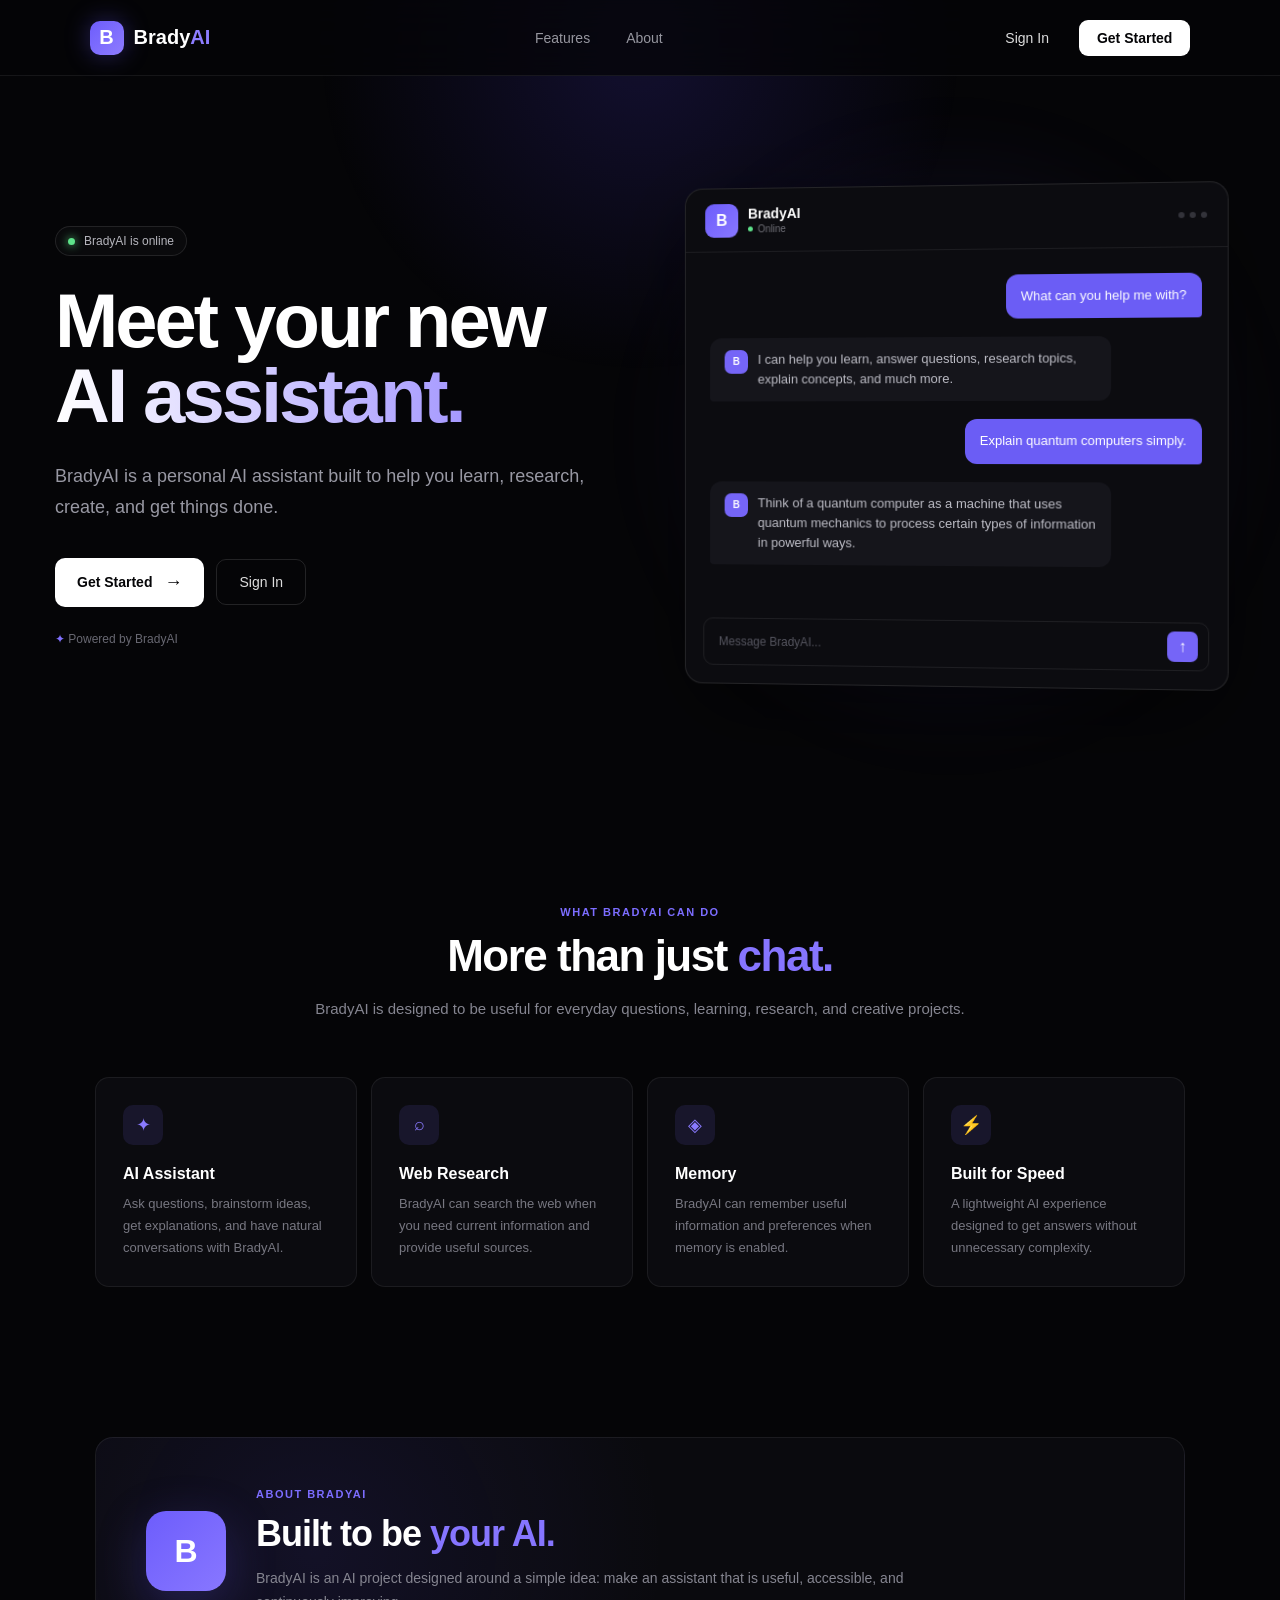
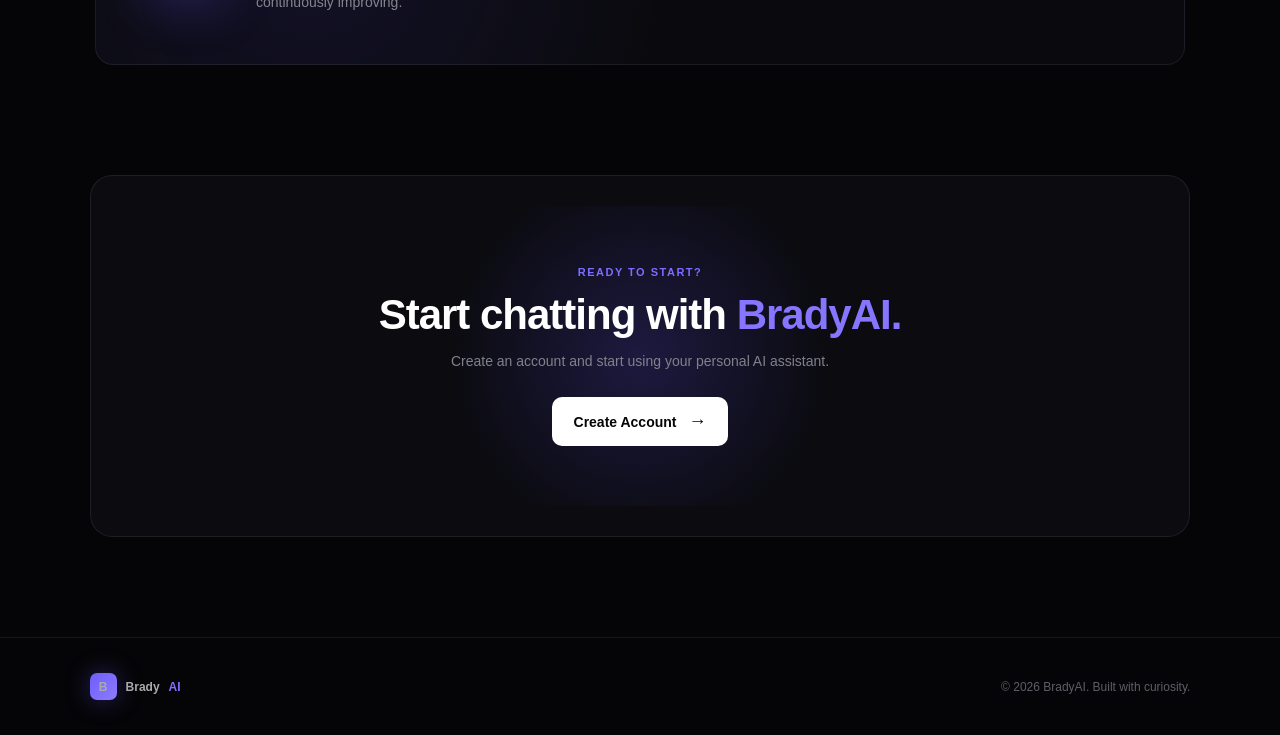
<file: index.html>
<!DOCTYPE html>
<html lang="en">
<head>
    <meta charset="UTF-8">
    <meta name="viewport" content="width=device-width, initial-scale=1.0">

    <title>BradyAI — Your AI Assistant</title>

    <link rel="icon" type="image/png" href="{{ url_for('static', filename='bradyai.png') }}">

    <link rel="stylesheet" href="/static/landing.css">

    <!-- Clerk -->
    <script
      defer
      crossorigin="anonymous"
      src="https://shining-insect-593.clerk.accounts.dev/npm/@clerk/ui@1/dist/ui.browser.js"
      type="text/javascript">
    </script>

    <script
      defer
      crossorigin="anonymous"
      data-clerk-publishable-key="pk_test_c2hpbmluZy1pbnNlY3QtNTkzLmNsZXJrLmFjY291bnRzLmRldiQ"
      src="https://shining-insect-593.clerk.accounts.dev/npm/@clerk/clerk-js@6/dist/clerk.browser.js">
    </script>
</head>

<body>

    <!-- ================= NAVBAR ================= -->

    <header class="navbar">

        <a href="/" class="logo">
            <div class="logo-icon">B</div>
            <span>Brady<span class="logo-ai">AI</span></span>
        </a>

        <nav class="nav-links">
            <a href="#features">Features</a>
            <a href="#about">About</a>
        </nav>

        <div class="nav-buttons">
            <a href="/sign-in" class="login-btn">Sign In</a>
            <a href="/sign-up" class="signup-btn">Get Started</a>
        </div>

    </header>


    <!-- ================= HERO ================= -->

    <main>

        <section class="hero">

            <div class="hero-content">

                <div class="badge">
                    <span class="status-dot"></span>
                    BradyAI is online
                </div>

                <h1>
                    Meet your new
                    <span>AI assistant.</span>
                </h1>

                <p>
                    BradyAI is a personal AI assistant built to help you
                    learn, research, create, and get things done.
                </p>

                <div class="hero-buttons">

                    <a href="/sign-up" class="primary-btn">
                        Get Started
                        <span>→</span>
                    </a>

                    <a href="/sign-in" class="secondary-btn">
                        Sign In
                    </a>

                </div>

                <div class="hero-note">
                    <span>✦</span>
                    Powered by BradyAI
                </div>

            </div>


            <!-- AI PREVIEW -->

            <div class="ai-preview">

                <div class="preview-glow"></div>

                <div class="chat-window">

                    <div class="chat-header">

                        <div class="chat-brand">
                            <div class="mini-logo">B</div>

                            <div>
                                <strong>BradyAI</strong>
                                <small>
                                    <span class="online-dot"></span>
                                    Online
                                </small>
                            </div>
                        </div>

                        <div class="window-dots">
                            <span></span>
                            <span></span>
                            <span></span>
                        </div>

                    </div>


                    <div class="messages">

                        <div class="message user-message">
                            What can you help me with?
                        </div>

                        <div class="message ai-message">

                            <div class="ai-avatar">B</div>

                            <div>
                                I can help you learn, answer questions,
                                research topics, explain concepts, and much more.
                            </div>

                        </div>

                        <div class="message user-message">
                            Explain quantum computers simply.
                        </div>

                        <div class="message ai-message">

                            <div class="ai-avatar">B</div>

                            <div>
                                Think of a quantum computer as a machine
                                that uses quantum mechanics to process
                                certain types of information in powerful ways.
                            </div>

                        </div>

                    </div>


                    <div class="fake-input">
                        <span>Message BradyAI...</span>
                        <button>↑</button>
                    </div>

                </div>

            </div>

        </section>


        <!-- ================= FEATURES ================= -->

        <section class="features" id="features">

            <div class="section-heading">

                <div class="small-label">
                    WHAT BRADYAI CAN DO
                </div>

                <h2>
                    More than just
                    <span>chat.</span>
                </h2>

                <p>
                    BradyAI is designed to be useful for everyday questions,
                    learning, research, and creative projects.
                </p>

            </div>


            <div class="feature-grid">

                <div class="feature-card">

                    <div class="feature-icon">✦</div>

                    <h3>AI Assistant</h3>

                    <p>
                        Ask questions, brainstorm ideas, get explanations,
                        and have natural conversations with BradyAI.
                    </p>

                </div>


                <div class="feature-card">

                    <div class="feature-icon">⌕</div>

                    <h3>Web Research</h3>

                    <p>
                        BradyAI can search the web when you need current
                        information and provide useful sources.
                    </p>

                </div>


                <div class="feature-card">

                    <div class="feature-icon">◈</div>

                    <h3>Memory</h3>

                    <p>
                        BradyAI can remember useful information and
                        preferences when memory is enabled.
                    </p>

                </div>


                <div class="feature-card">

                    <div class="feature-icon">⚡</div>

                    <h3>Built for Speed</h3>

                    <p>
                        A lightweight AI experience designed to get
                        answers without unnecessary complexity.
                    </p>

                </div>

            </div>

        </section>


        <!-- ================= ABOUT ================= -->

        <section class="about" id="about">

            <div class="about-card">

                <div class="about-icon">
                    B
                </div>

                <div>

                    <div class="small-label">
                        ABOUT BRADYAI
                    </div>

                    <h2>
                        Built to be
                        <span>your AI.</span>
                    </h2>

                    <p>
                        BradyAI is an AI project designed around a simple idea:
                        make an assistant that is useful, accessible, and
                        continuously improving.
                    </p>

                </div>

            </div>

        </section>


        <!-- ================= CTA ================= -->

        <section class="cta">

            <div class="cta-glow"></div>

            <div class="cta-content">

                <div class="small-label">
                    READY TO START?
                </div>

                <h2>
                    Start chatting with
                    <span>BradyAI.</span>
                </h2>

                <p>
                    Create an account and start using your personal AI assistant.
                </p>

                <a href="/sign-up" class="primary-btn">
                    Create Account
                    <span>→</span>
                </a>

            </div>

        </section>

    </main>


    <!-- ================= FOOTER ================= -->

    <footer>

        <div class="footer-logo">
            <div class="logo-icon">B</div>
            Brady<span>AI</span>
        </div>

        <p>
            © 2026 BradyAI. Built with curiosity.
        </p>

    </footer>


</body>
</html>
</file>
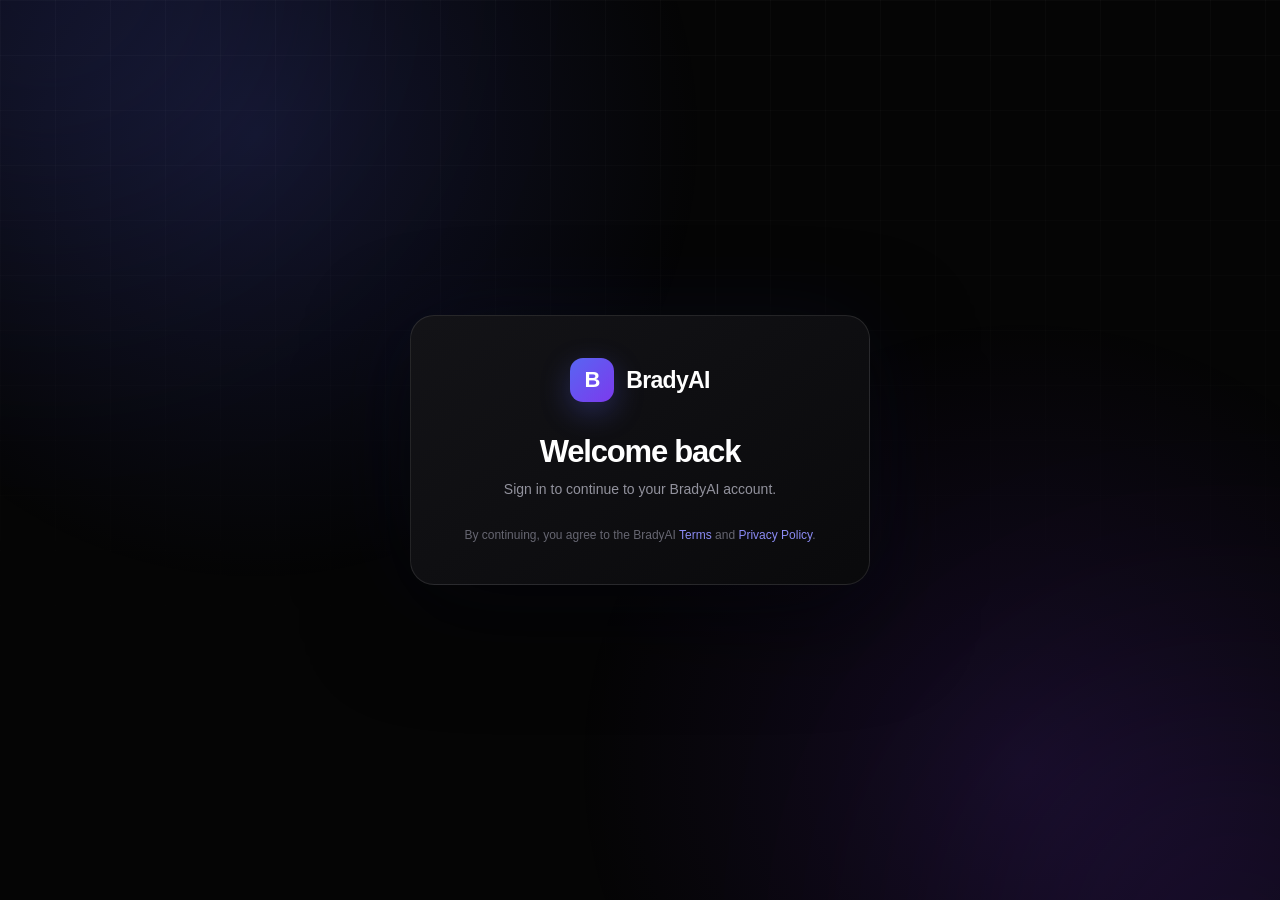
<file: templates/sign-in.html>
<!DOCTYPE html>
<html lang="en">

<head>
    <meta charset="UTF-8">
    <meta name="viewport" content="width=device-width, initial-scale=1.0">

    <title>Sign In — BradyAI</title>

    <link rel="icon" type="image/png" href="{{ url_for('static', filename='bradyai.png') }}">

    <!-- Clerk UI -->
    <script
        defer
        crossorigin="anonymous"
        src="https://shining-insect-593.clerk.accounts.dev/npm/@clerk/ui@1/dist/ui.browser.js"
        type="text/javascript">
    </script>

    <!-- Clerk JS -->
    <script
        defer
        crossorigin="anonymous"
        data-clerk-publishable-key="pk_test_c2hpbmluZy1pbnNlY3QtNTkzLmNsZXJrLmFjY291bnRzLmRldiQ"
        src="https://shining-insect-593.clerk.accounts.dev/npm/@clerk/clerk-js@6/dist/clerk.browser.js"
        type="text/javascript">
    </script>

    <style>

        * {
            box-sizing: border-box;
            margin: 0;
            padding: 0;
        }

        html,
        body {
            width: 100%;
            min-height: 100%;
        }

        body {
            font-family:
                Inter,
                -apple-system,
                BlinkMacSystemFont,
                "Segoe UI",
                Arial,
                sans-serif;

            background: #050505;
            color: #ffffff;

            min-height: 100vh;
            overflow-x: hidden;
        }

        /* =========================================
           BACKGROUND
        ========================================= */

        .background {
            position: fixed;
            inset: 0;
            z-index: 0;
            overflow: hidden;
            pointer-events: none;
        }

        .background::before {
            content: "";
            position: absolute;
            inset: 0;

            background:
                radial-gradient(
                    circle at 20% 15%,
                    rgba(88, 101, 242, 0.15),
                    transparent 35%
                ),

                radial-gradient(
                    circle at 80% 85%,
                    rgba(124, 58, 237, 0.12),
                    transparent 35%
                );

            pointer-events: none;
        }

        .glow {
            position: absolute;

            width: 500px;
            height: 500px;

            border-radius: 50%;

            filter: blur(140px);

            opacity: 0.14;
        }

        .glow.one {
            background: #5865f2;

            top: -280px;
            left: -200px;
        }

        .glow.two {
            background: #7c3aed;

            bottom: -300px;
            right: -200px;
        }

        /* =========================================
           GRID
        ========================================= */

        .grid {
            position: absolute;
            inset: 0;

            background-image:
                linear-gradient(
                    rgba(255,255,255,0.025) 1px,
                    transparent 1px
                ),
                linear-gradient(
                    90deg,
                    rgba(255,255,255,0.025) 1px,
                    transparent 1px
                );

            background-size: 55px 55px;

            mask-image: linear-gradient(
                to bottom,
                black,
                transparent 80%
            );
        }

        /* =========================================
           PAGE
        ========================================= */

        .page {
            position: relative;
            z-index: 1;

            min-height: 100vh;

            display: flex;
            align-items: center;
            justify-content: center;

            padding: 40px 20px;
        }

        /* =========================================
           CARD
        ========================================= */

        .card {
            width: 100%;
            max-width: 460px;

            padding: 42px;

            background:
                linear-gradient(
                    145deg,
                    rgba(20,20,24,0.96),
                    rgba(10,10,12,0.96)
                );

            border:
                1px solid rgba(255,255,255,0.10);

            border-radius: 24px;

            box-shadow:
                0 30px 100px rgba(0,0,0,0.60),
                0 0 100px rgba(88,101,242,0.07);

            backdrop-filter: blur(30px);

            animation: cardIn 0.5s ease;
        }

        @keyframes cardIn {

            from {
                opacity: 0;
                transform: translateY(15px) scale(0.98);
            }

            to {
                opacity: 1;
                transform: translateY(0) scale(1);
            }

        }

        /* =========================================
           BRAND
        ========================================= */

        .brand {
            display: flex;
            align-items: center;
            justify-content: center;

            gap: 12px;

            margin-bottom: 32px;
        }

        .brand-logo {
            width: 44px;
            height: 44px;

            display: flex;
            align-items: center;
            justify-content: center;

            border-radius: 13px;

            background:
                linear-gradient(
                    135deg,
                    #5865f2,
                    #7c3aed
                );

            font-size: 22px;
            font-weight: 800;

            box-shadow:
                0 10px 30px rgba(88,101,242,0.30);
        }

        .brand-name {
            font-size: 23px;
            font-weight: 700;

            letter-spacing: -0.7px;
        }

        /* =========================================
           HEADER
        ========================================= */

        .header {
            text-align: center;

            margin-bottom: 28px;
        }

        .header h1 {
            font-size: 31px;
            font-weight: 700;

            letter-spacing: -1.2px;

            margin-bottom: 9px;
        }

        .header p {
            color: #92929d;

            font-size: 14px;
            line-height: 1.5;
        }

        /* =========================================
           CLERK
        ========================================= */

        #clerk-sign-in {
            width: 100%;
        }

        /* =========================================
           FOOTER
        ========================================= */

        .footer {
            margin-top: 25px;

            text-align: center;

            color: #666671;

            font-size: 12px;
        }

        .footer a {
            color: #8b8bf4;

            text-decoration: none;
        }

        .footer a:hover {
            text-decoration: underline;
        }

        /* =========================================
           MOBILE
        ========================================= */

        @media (max-width: 520px) {

            .page {
                padding: 20px 14px;
            }

            .card {
                padding: 30px 20px;

                border-radius: 20px;
            }

            .header h1 {
                font-size: 27px;
            }

            .brand {
                margin-bottom: 27px;
            }

        }

    </style>

</head>

<body>

    <div class="background">

        <div class="glow one"></div>
        <div class="glow two"></div>

        <div class="grid"></div>

    </div>


    <main class="page">

        <section class="card">

            <!-- BRAND -->

            <div class="brand">

                <div class="brand-logo">
                    B
                </div>

                <div class="brand-name">
                    BradyAI
                </div>

            </div>


            <!-- HEADER -->

            <div class="header">

                <h1>
                    Welcome back
                </h1>

                <p>
                    Sign in to continue to your BradyAI account.
                </p>

            </div>


            <!-- CLERK -->

            <div id="clerk-sign-in"></div>


            <div class="footer">

                By continuing, you agree to the BradyAI
                <a href="#">Terms</a>
                and
                <a href="#">Privacy Policy</a>.

            </div>

        </section>

    </main>


<script>
    window.addEventListener("load", async () => {

        try {

            await Clerk.load({
                ui: {
                    ClerkUI: window.__internal_ClerkUICtor
                }
            });

            Clerk.mountSignIn(
                document.getElementById("clerk-sign-in"),
                {
                    routing: "hash",

                    signUpUrl: "/sign-up",

                    forceRedirectUrl: "/chat",
                    signUpForceRedirectUrl: "/chat",

                    appearance: {
                        variables: {
                            colorPrimary: "#6366f1",
                            colorBackground: "#111116",
                            colorText: "#ffffff",
                            colorTextSecondary: "#9ca3af",
                            colorInputBackground: "#0b0b0f",
                            colorInputText: "#ffffff",
                            borderRadius: "12px"
                        }
                    }
                }
            );

        } catch (error) {

            console.error("CLERK ERROR:", error);

        }

    });
</script>

</body>

</html>
</file>
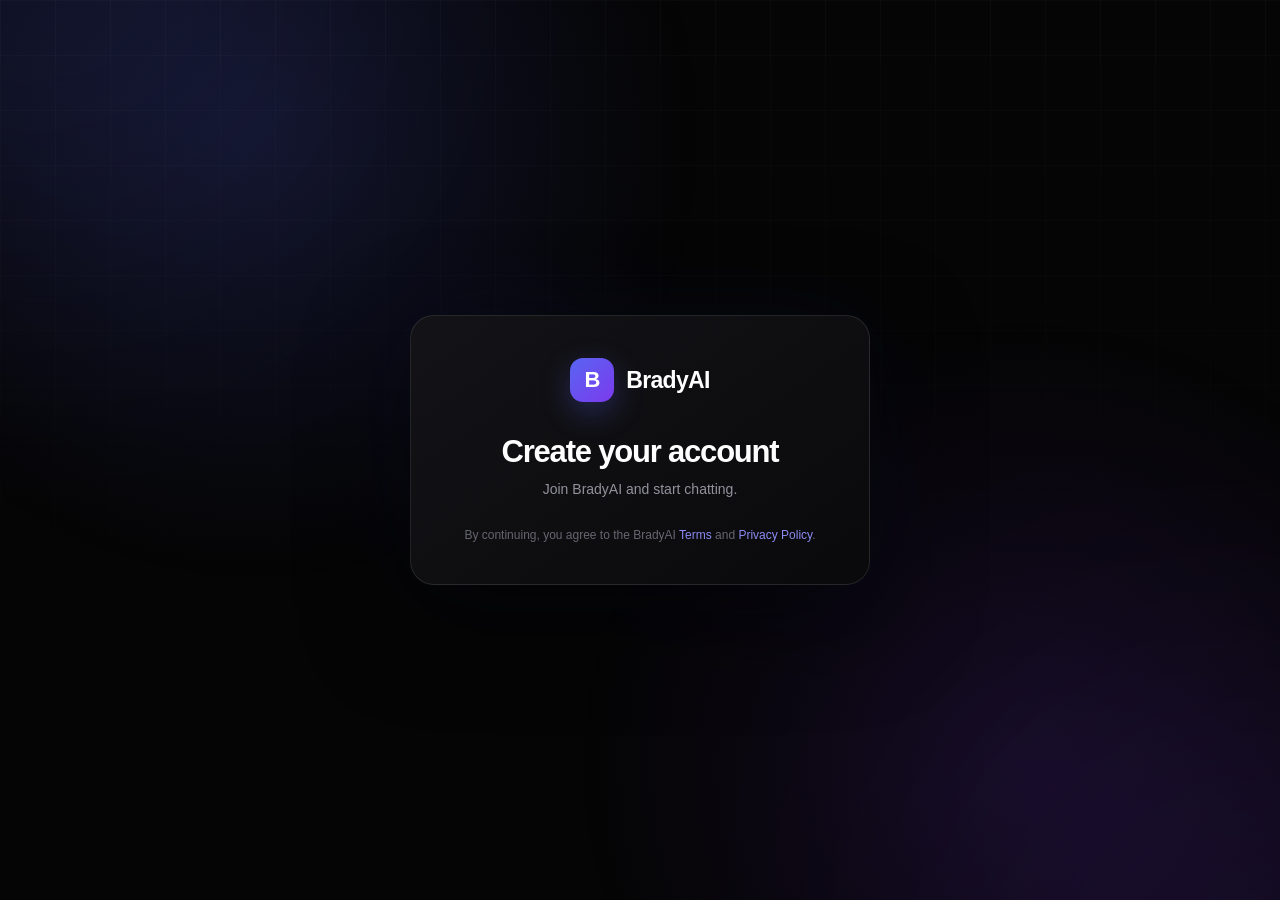
<file: templates/sign-up.html>
<!DOCTYPE html>
<html lang="en">

<head>

    <meta charset="UTF-8">

    <meta
        name="viewport"
        content="width=device-width, initial-scale=1.0"
    >

    <title>Create Account — BradyAI</title>

    <link rel="icon" type="image/png" href="{{ url_for('static', filename='bradyai.png') }}">


    <!-- Clerk UI -->

    <script
        defer
        crossorigin="anonymous"
        src="https://shining-insect-593.clerk.accounts.dev/npm/@clerk/ui@1/dist/ui.browser.js"
        type="text/javascript">
    </script>


    <!-- Clerk JS -->

    <script
        defer
        crossorigin="anonymous"
        data-clerk-publishable-key="pk_test_c2hpbmluZy1pbnNlY3QtNTkzLmNsZXJrLmFjY291bnRzLmRldiQ"
        src="https://shining-insect-593.clerk.accounts.dev/npm/@clerk/clerk-js@6/dist/clerk.browser.js"
        type="text/javascript">
    </script>


    <style>

        * {
            box-sizing: border-box;
            margin: 0;
            padding: 0;
        }


        html,
        body {
            width: 100%;
            min-height: 100%;
        }


        body {

            font-family:
                Inter,
                -apple-system,
                BlinkMacSystemFont,
                "Segoe UI",
                Arial,
                sans-serif;

            background: #050505;

            color: white;

            min-height: 100vh;

            overflow-x: hidden;

        }


        /* =========================================
           BACKGROUND
        ========================================= */

        .background {

            position: fixed;

            inset: 0;

            z-index: 0;

            overflow: hidden;

            pointer-events: none;

        }


        .background::before {

            content: "";

            position: absolute;

            inset: 0;

            background:

                radial-gradient(
                    circle at 20% 15%,
                    rgba(88,101,242,0.15),
                    transparent 35%
                ),

                radial-gradient(
                    circle at 80% 85%,
                    rgba(124,58,237,0.12),
                    transparent 35%
                );

        }


        .glow {

            position: absolute;

            width: 500px;

            height: 500px;

            border-radius: 50%;

            filter: blur(140px);

            opacity: 0.14;

        }


        .glow.one {

            background: #5865f2;

            top: -280px;

            left: -200px;

        }


        .glow.two {

            background: #7c3aed;

            bottom: -300px;

            right: -200px;

        }


        /* =========================================
           GRID
        ========================================= */

        .grid {

            position: absolute;

            inset: 0;

            background-image:

                linear-gradient(
                    rgba(255,255,255,0.025) 1px,
                    transparent 1px
                ),

                linear-gradient(
                    90deg,
                    rgba(255,255,255,0.025) 1px,
                    transparent 1px
                );

            background-size: 55px 55px;

            mask-image:
                linear-gradient(
                    to bottom,
                    black,
                    transparent 80%
                );

        }


        /* =========================================
           PAGE
        ========================================= */

        .page {

            position: relative;

            z-index: 1;

            min-height: 100vh;

            display: flex;

            align-items: center;

            justify-content: center;

            padding: 40px 20px;

        }


        /* =========================================
           CARD
        ========================================= */

        .card {

            width: 100%;

            max-width: 460px;

            padding: 42px;

            background:

                linear-gradient(
                    145deg,
                    rgba(20,20,24,0.96),
                    rgba(10,10,12,0.96)
                );

            border:
                1px solid rgba(255,255,255,0.10);

            border-radius: 24px;

            box-shadow:

                0 30px 100px rgba(0,0,0,0.60),

                0 0 100px rgba(88,101,242,0.07);

            backdrop-filter: blur(30px);

            animation: cardIn 0.5s ease;

        }


        @keyframes cardIn {

            from {

                opacity: 0;

                transform:
                    translateY(15px)
                    scale(0.98);

            }

            to {

                opacity: 1;

                transform:
                    translateY(0)
                    scale(1);

            }

        }


        /* =========================================
           BRAND
        ========================================= */

        .brand {

            display: flex;

            align-items: center;

            justify-content: center;

            gap: 12px;

            margin-bottom: 32px;

        }


        .brand-logo {

            width: 44px;

            height: 44px;

            display: flex;

            align-items: center;

            justify-content: center;

            border-radius: 13px;

            background:

                linear-gradient(
                    135deg,
                    #5865f2,
                    #7c3aed
                );

            font-size: 22px;

            font-weight: 800;

            box-shadow:
                0 10px 30px rgba(
                    88,
                    101,
                    242,
                    0.30
                );

        }


        .brand-name {

            font-size: 23px;

            font-weight: 700;

            letter-spacing: -0.7px;

        }


        /* =========================================
           HEADER
        ========================================= */

        .header {

            text-align: center;

            margin-bottom: 28px;

        }


        .header h1 {

            font-size: 31px;

            font-weight: 700;

            letter-spacing: -1.2px;

            margin-bottom: 9px;

        }


        .header p {

            color: #92929d;

            font-size: 14px;

            line-height: 1.5;

        }


        /* =========================================
           CLERK
        ========================================= */

        #clerk-sign-up {

            width: 100%;

        }


        /* =========================================
           FOOTER
        ========================================= */

        .footer {

            margin-top: 25px;

            text-align: center;

            color: #666671;

            font-size: 12px;

        }


        .footer a {

            color: #8b8bf4;

            text-decoration: none;

        }


        .footer a:hover {

            text-decoration: underline;

        }


        /* =========================================
           MOBILE
        ========================================= */

        @media (max-width: 520px) {

            .page {

                padding: 20px 14px;

            }

            .card {

                padding: 30px 20px;

                border-radius: 20px;

            }

            .header h1 {

                font-size: 27px;

            }

            .brand {

                margin-bottom: 27px;

            }

        }

    </style>

</head>


<body>


    <div class="background">

        <div class="glow one"></div>

        <div class="glow two"></div>

        <div class="grid"></div>

    </div>


    <main class="page">

        <section class="card">


            <!-- BRAND -->

            <div class="brand">

                <div class="brand-logo">
                    B
                </div>

                <div class="brand-name">
                    BradyAI
                </div>

            </div>


            <!-- HEADER -->

            <div class="header">

                <h1>
                    Create your account
                </h1>

                <p>
                    Join BradyAI and start chatting.
                </p>

            </div>


            <!-- CLERK -->

            <div id="clerk-sign-up"></div>


            <div class="footer">

                By continuing, you agree to the BradyAI
                <a href="#">Terms</a>
                and
                <a href="#">Privacy Policy</a>.

            </div>


        </section>

    </main>


<script>
    window.addEventListener("load", async () => {

        try {

            await Clerk.load({
                ui: {
                    ClerkUI: window.__internal_ClerkUICtor
                }
            });

            console.log("Clerk loaded successfully.");

            Clerk.mountSignUp(
                document.getElementById("clerk-sign-up"),
                {
                    routing: "hash",
                    signInUrl: "/sign-in",

                    forceRedirectUrl: "/chat",
                    signInForceRedirectUrl: "/chat",
                  
                    appearance: {
                        variables: {
                            colorPrimary: "#6366f1",
                            colorBackground: "#111116",
                            colorText: "#ffffff",
                            colorTextSecondary: "#9ca3af",
                            colorInputBackground: "#0b0b0f",
                            colorInputText: "#ffffff",
                            borderRadius: "12px"
                        }
                    }
                }
            );

        } catch (error) {

            console.error(
                "CLERK ERROR:",
                error
            );

        }

    });
</script>


</body>

</html>
</file>
<file: static/landing.css>
* {
    box-sizing: border-box;
    margin: 0;
    padding: 0;
}

html {
    scroll-behavior: smooth;
}

body {
    font-family:
        Inter,
        -apple-system,
        BlinkMacSystemFont,
        "Segoe UI",
        sans-serif;

    background: #050507;
    color: #ffffff;

    overflow-x: hidden;
}


/* =========================
   BACKGROUND
========================= */

body::before {
    content: "";

    position: fixed;

    width: 700px;
    height: 700px;

    top: -300px;
    left: 50%;

    transform: translateX(-50%);

    background:
        radial-gradient(
            circle,
            rgba(90, 70, 255, 0.16),
            transparent 65%
        );

    pointer-events: none;

    z-index: -1;
}


/* =========================
   NAVBAR
========================= */

.navbar {
    height: 76px;

    display: flex;
    align-items: center;
    justify-content: space-between;

    padding: 0 7%;

    border-bottom: 1px solid rgba(255,255,255,0.07);

    background: rgba(5,5,7,0.75);

    backdrop-filter: blur(20px);

    position: sticky;
    top: 0;

    z-index: 100;
}


.logo {
    display: flex;
    align-items: center;
    gap: 10px;

    color: white;

    text-decoration: none;

    font-size: 20px;
    font-weight: 700;
}


.logo-icon {
    width: 34px;
    height: 34px;

    display: flex;
    align-items: center;
    justify-content: center;

    border-radius: 10px;

    background: linear-gradient(
        135deg,
        #6d5dfc,
        #8e7cff
    );

    box-shadow:
        0 0 25px rgba(109,93,252,0.35);

    font-weight: 800;
}


.logo-ai {
    color: #8d7dff;
}


.nav-links {
    display: flex;
    gap: 36px;
}


.nav-links a {
    color: #96969f;

    text-decoration: none;

    font-size: 14px;

    transition: 0.2s;
}


.nav-links a:hover {
    color: white;
}


.nav-buttons {
    display: flex;
    align-items: center;

    gap: 12px;
}


.login-btn {
    color: #ddd;

    text-decoration: none;

    font-size: 14px;

    padding: 10px 18px;
}


.signup-btn {
    text-decoration: none;

    color: white;

    background: #ffffff;

    color: #050507;

    padding: 10px 18px;

    border-radius: 9px;

    font-size: 14px;
    font-weight: 600;

    transition: 0.2s;
}


.signup-btn:hover {
    transform: translateY(-1px);

    box-shadow:
        0 8px 25px rgba(255,255,255,0.12);
}


/* =========================
   HERO
========================= */

.hero {
    min-height: 720px;

    display: grid;

    grid-template-columns: 1fr 1fr;

    align-items: center;

    gap: 80px;

    max-width: 1250px;

    margin: auto;

    padding: 100px 40px;
}


.hero-content {
    max-width: 600px;
}


.badge {
    display: inline-flex;

    align-items: center;

    gap: 9px;

    padding: 7px 12px;

    border: 1px solid rgba(255,255,255,0.1);

    border-radius: 999px;

    color: #b6b6bd;

    font-size: 12px;

    background: rgba(255,255,255,0.025);

    margin-bottom: 28px;
}


.status-dot {
    width: 7px;
    height: 7px;

    border-radius: 50%;

    background: #5ee28a;

    box-shadow:
        0 0 10px #5ee28a;
}


.hero h1 {
    font-size: clamp(48px, 6vw, 76px);

    line-height: 0.98;

    letter-spacing: -3px;

    font-weight: 750;

    margin-bottom: 28px;
}


.hero h1 span {
    display: block;

    background:
        linear-gradient(
            90deg,
            #ffffff,
            #8877ff
        );

    -webkit-background-clip: text;
    background-clip: text;

    color: transparent;
}


.hero p {
    color: #9898a3;

    font-size: 18px;

    line-height: 1.7;

    max-width: 530px;

    margin-bottom: 35px;
}


.hero-buttons {
    display: flex;

    gap: 12px;

    align-items: center;
}


.primary-btn {
    display: inline-flex;

    align-items: center;
    justify-content: center;

    gap: 12px;

    padding: 14px 22px;

    background: #ffffff;

    color: #050507;

    text-decoration: none;

    border-radius: 10px;

    font-weight: 650;

    font-size: 14px;

    transition: 0.25s;
}


.primary-btn:hover {
    transform: translateY(-2px);

    box-shadow:
        0 15px 40px rgba(255,255,255,0.12);
}


.primary-btn span {
    font-size: 18px;
}


.secondary-btn {
    display: inline-flex;

    align-items: center;

    padding: 14px 22px;

    border: 1px solid rgba(255,255,255,0.12);

    border-radius: 10px;

    color: #ddd;

    text-decoration: none;

    font-size: 14px;

    transition: 0.2s;
}


.secondary-btn:hover {
    background: rgba(255,255,255,0.05);

    border-color: rgba(255,255,255,0.2);
}


.hero-note {
    margin-top: 25px;

    color: #686872;

    font-size: 12px;
}


.hero-note span {
    color: #8171ff;
}


/* =========================
   AI PREVIEW
========================= */

.ai-preview {
    position: relative;
}


.preview-glow {
    position: absolute;

    inset: -80px;

    background:
        radial-gradient(
            circle,
            rgba(100,80,255,0.22),
            transparent 65%
        );

    filter: blur(30px);

    pointer-events: none;
}


.chat-window {
    position: relative;

    background: #0c0c10;

    border: 1px solid rgba(255,255,255,0.1);

    border-radius: 18px;

    overflow: hidden;

    box-shadow:
        0 30px 100px rgba(0,0,0,0.55);

    transform: perspective(1200px) rotateY(-4deg);
}


.chat-header {
    height: 64px;

    display: flex;

    align-items: center;

    justify-content: space-between;

    padding: 0 20px;

    border-bottom: 1px solid rgba(255,255,255,0.07);
}


.chat-brand {
    display: flex;

    align-items: center;

    gap: 10px;
}


.mini-logo {
    width: 34px;
    height: 34px;

    display: flex;

    align-items: center;
    justify-content: center;

    border-radius: 9px;

    background: linear-gradient(
        135deg,
        #6d5dfc,
        #8877ff
    );

    font-weight: 800;
}


.chat-brand strong {
    display: block;

    font-size: 14px;
}


.chat-brand small {
    display: flex;

    align-items: center;

    gap: 5px;

    color: #707078;

    font-size: 10px;

    margin-top: 2px;
}


.online-dot {
    width: 5px;
    height: 5px;

    border-radius: 50%;

    background: #5ee28a;
}


.window-dots {
    display: flex;

    gap: 5px;
}


.window-dots span {
    width: 6px;
    height: 6px;

    border-radius: 50%;

    background: #33333a;
}


.messages {
    padding: 25px;

    min-height: 370px;

    display: flex;

    flex-direction: column;

    gap: 18px;
}


.message {
    max-width: 82%;

    padding: 12px 15px;

    border-radius: 12px;

    font-size: 13px;

    line-height: 1.55;
}


.user-message {
    align-self: flex-end;

    background: #6b5df5;

    color: white;

    border-bottom-right-radius: 4px;
}


.ai-message {
    align-self: flex-start;

    display: flex;

    gap: 10px;

    background: #15151b;

    color: #bdbdc6;

    border-bottom-left-radius: 4px;
}


.ai-avatar {
    flex-shrink: 0;

    width: 24px;
    height: 24px;

    display: flex;

    align-items: center;
    justify-content: center;

    background: #7565f7;

    border-radius: 7px;

    font-size: 10px;

    font-weight: 700;

    color: white;
}


.fake-input {
    margin: 0 18px 18px;

    height: 48px;

    border: 1px solid rgba(255,255,255,0.08);

    border-radius: 10px;

    display: flex;

    align-items: center;

    justify-content: space-between;

    padding: 0 10px 0 15px;

    color: #55555f;

    font-size: 12px;
}


.fake-input button {
    width: 30px;
    height: 30px;

    border: 0;

    border-radius: 7px;

    background: #7565f7;

    color: white;

    font-size: 16px;
}


/* =========================
   FEATURES
========================= */

.features {
    max-width: 1150px;

    margin: auto;

    padding: 110px 30px;
}


.section-heading {
    text-align: center;

    max-width: 650px;

    margin: 0 auto 55px;
}


.small-label {
    color: #7c6dff;

    font-size: 11px;

    font-weight: 700;

    letter-spacing: 1.5px;

    margin-bottom: 13px;
}


.section-heading h2 {
    font-size: 44px;

    letter-spacing: -1.5px;

    margin-bottom: 15px;
}


.section-heading h2 span,
.about h2 span,
.cta h2 span {
    color: #8675ff;
}


.section-heading p {
    color: #858590;

    line-height: 1.7;

    font-size: 15px;
}


.feature-grid {
    display: grid;

    grid-template-columns:
        repeat(4, 1fr);

    gap: 14px;
}


.feature-card {
    padding: 27px;

    background: #0b0b0f;

    border: 1px solid rgba(255,255,255,0.07);

    border-radius: 14px;

    transition: 0.25s;
}


.feature-card:hover {
    transform: translateY(-5px);

    border-color: rgba(126,108,255,0.35);

    background: #0d0d13;
}


.feature-icon {
    width: 40px;
    height: 40px;

    display: flex;

    align-items: center;
    justify-content: center;

    border-radius: 10px;

    background: rgba(117,101,247,0.12);

    color: #897aff;

    margin-bottom: 20px;

    font-size: 18px;
}


.feature-card h3 {
    font-size: 16px;

    margin-bottom: 10px;
}


.feature-card p {
    color: #777781;

    font-size: 13px;

    line-height: 1.7;
}


/* =========================
   ABOUT
========================= */

.about {
    max-width: 1150px;

    margin: auto;

    padding: 40px 30px 110px;
}


.about-card {
    display: flex;

    align-items: center;

    gap: 30px;

    padding: 50px;

    border-radius: 18px;

    border: 1px solid rgba(255,255,255,0.07);

    background:
        radial-gradient(
            circle at 20% 50%,
            rgba(100,80,255,0.1),
            transparent 40%
        ),
        #0a0a0e;
}


.about-icon {
    flex-shrink: 0;

    width: 80px;
    height: 80px;

    display: flex;

    align-items: center;
    justify-content: center;

    border-radius: 20px;

    background: linear-gradient(
        135deg,
        #6d5dfc,
        #8877ff
    );

    font-size: 32px;

    font-weight: 800;

    box-shadow:
        0 15px 50px rgba(109,93,252,0.25);
}


.about h2 {
    font-size: 36px;

    margin-bottom: 12px;

    letter-spacing: -1px;
}


.about p {
    color: #858590;

    max-width: 650px;

    line-height: 1.7;

    font-size: 14px;
}


/* =========================
   CTA
========================= */

.cta {
    position: relative;

    max-width: 1100px;

    margin: 0 auto 100px;

    padding: 90px 30px;

    text-align: center;

    overflow: hidden;

    border-radius: 22px;

    border: 1px solid rgba(255,255,255,0.08);

    background: #0b0b10;
}


.cta-glow {
    position: absolute;

    width: 500px;
    height: 300px;

    left: 50%;
    top: 50%;

    transform: translate(-50%, -50%);

    background:
        radial-gradient(
            circle,
            rgba(104,82,255,0.2),
            transparent 65%
        );

    pointer-events: none;
}


.cta-content {
    position: relative;
}


.cta h2 {
    font-size: 42px;

    letter-spacing: -1px;

    margin-bottom: 14px;
}


.cta p {
    color: #81818b;

    margin-bottom: 28px;

    font-size: 14px;
}


/* =========================
   FOOTER
========================= */

footer {
    border-top: 1px solid rgba(255,255,255,0.07);

    padding: 35px 7%;

    display: flex;

    align-items: center;

    justify-content: space-between;

    color: #5e5e67;

    font-size: 12px;
}


.footer-logo {
    display: flex;

    align-items: center;

    gap: 9px;

    color: #aaa;

    font-weight: 600;
}


.footer-logo .logo-icon {
    width: 27px;
    height: 27px;

    border-radius: 7px;

    font-size: 12px;
}


.footer-logo span {
    color: #8070ff;
}


/* =========================
   MOBILE
========================= */

@media (max-width: 900px) {

    .nav-links {
        display: none;
    }

    .hero {
        grid-template-columns: 1fr;

        text-align: center;

        padding-top: 70px;
    }

    .hero-content {
        margin: auto;
    }

    .hero p {
        margin-left: auto;
        margin-right: auto;
    }

    .hero-buttons {
        justify-content: center;
    }

    .ai-preview {
        max-width: 650px;

        width: 100%;

        margin: auto;
    }

    .chat-window {
        transform: none;
    }

    .feature-grid {
        grid-template-columns:
            repeat(2, 1fr);
    }

}


@media (max-width: 600px) {

    .navbar {
        padding: 0 20px;
    }

    .login-btn {
        display: none;
    }

    .hero {
        padding:
            60px 20px
            80px;
    }

    .hero h1 {
        font-size: 48px;

        letter-spacing: -2px;
    }

    .hero p {
        font-size: 15px;
    }

    .hero-buttons {
        flex-direction: column;
    }

    .primary-btn,
    .secondary-btn {
        width: 100%;
    }

    .feature-grid {
        grid-template-columns: 1fr;
    }

    .section-heading h2 {
        font-size: 36px;
    }

    .about-card {
        flex-direction: column;

        text-align: center;

        padding: 35px 25px;
    }

    .about h2 {
        font-size: 30px;
    }

    .cta {
        margin:
            0 15px
            70px;
    }

    .cta h2 {
        font-size: 34px;
    }

    footer {
        flex-direction: column;

        gap: 15px;
    }

}
</file>
